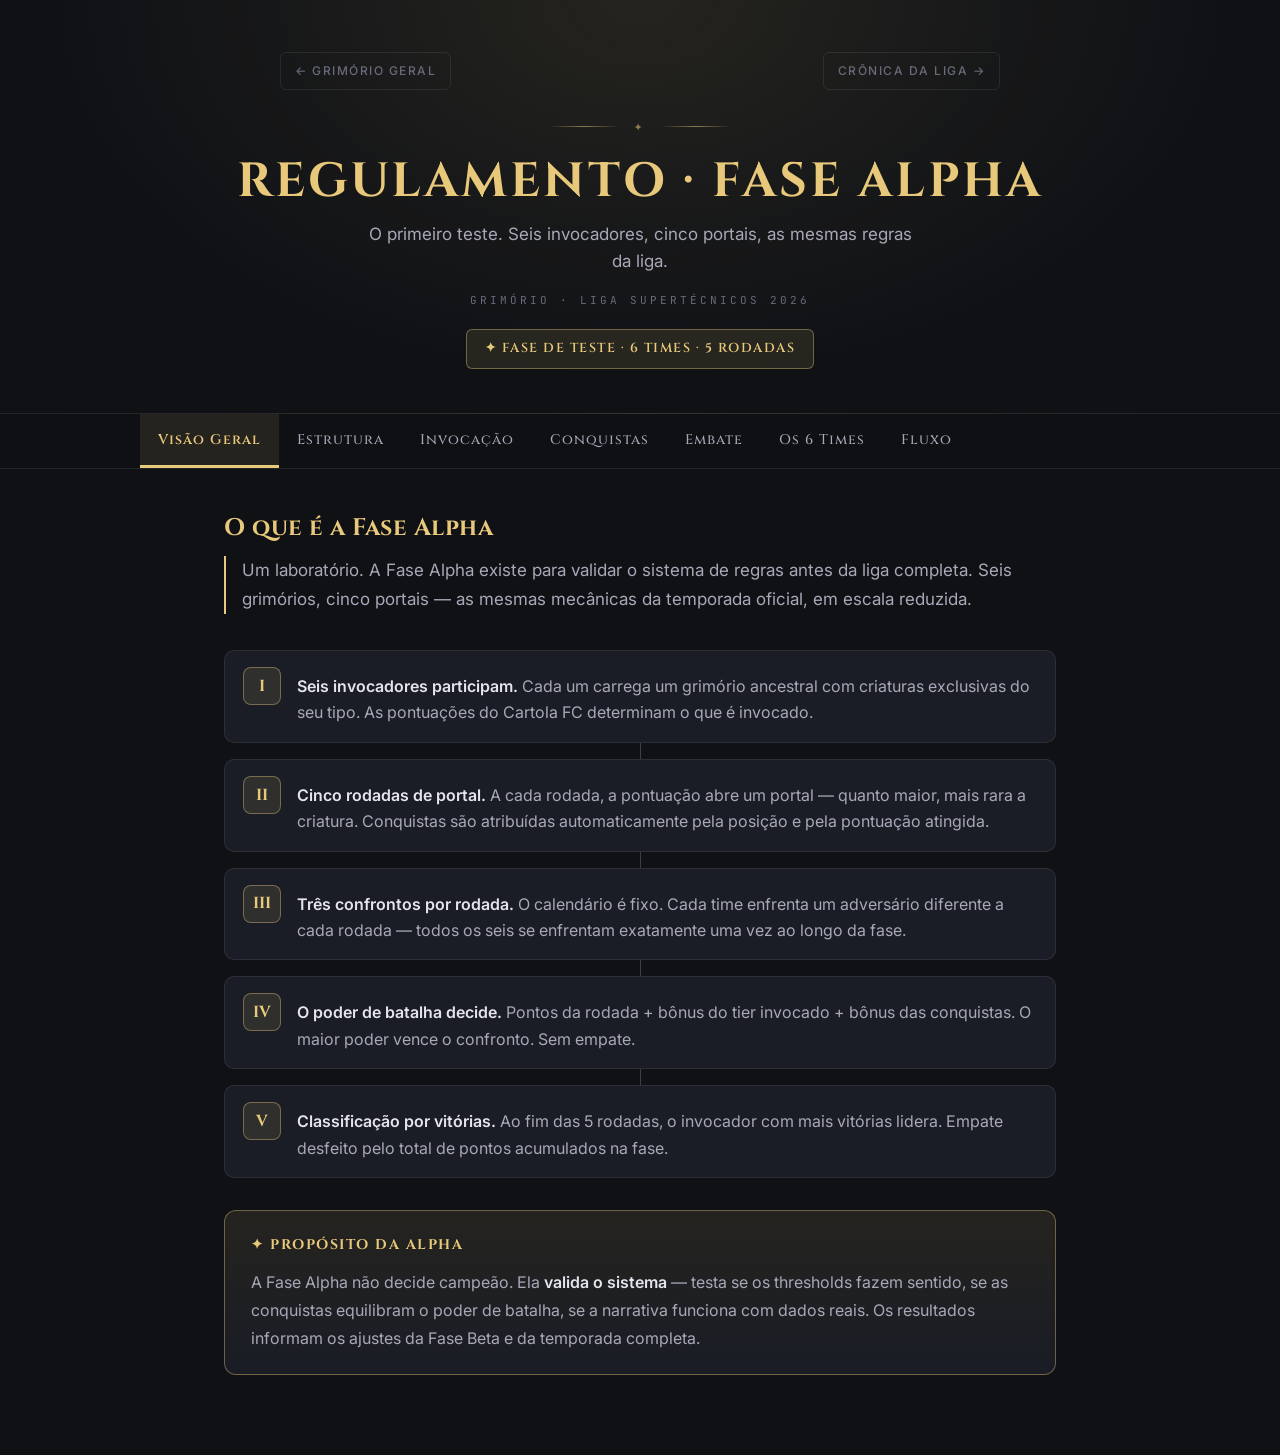
<file: regulamento-fase-alpha.html>
<!DOCTYPE html>
<html lang="pt-BR">
<head>
<meta charset="UTF-8">
<meta name="viewport" content="width=device-width, initial-scale=1.0">
<title>Regulamento · Fase Alpha · Liga Supertecnicos 2026</title>
<meta name="description" content="Regulamento oficial da Fase Alpha — Liga Supertecnicos 2026">

<link rel="preconnect" href="https://fonts.googleapis.com">
<link rel="preconnect" href="https://fonts.gstatic.com" crossorigin>
<link href="https://fonts.googleapis.com/css2?family=Cinzel:wght@500;600;700&family=Inter:wght@400;500;600;700&family=JetBrains+Mono:wght@400;500;600&display=swap" rel="stylesheet">

<style>
:root {
  --bg:           #0f1115;
  --bg-card:      #1a1d26;
  --bg-surface:   #232633;
  --bg-elevated:  #2c2f3d;

  --text-primary:   #e4e4ec;
  --text-secondary: #a8a8b8;
  --text-tertiary:  #6a6a7a;

  --border:        rgba(255, 255, 255, 0.08);
  --border-strong: rgba(255, 255, 255, 0.20);

  --accent:        #e8c87a;
  --accent-soft:   rgba(232, 200, 122, 0.10);
  --accent-strong: rgba(232, 200, 122, 0.40);

  --tier-ss:       #ff7878;
  --tier-ss-rgb:   220, 80, 80;
  --tier-s:        #f0c060;
  --tier-s-rgb:    232, 168, 80;
  --tier-a:        #c8a4e8;
  --tier-a-rgb:    160, 120, 200;
  --tier-b:        #88c0e0;
  --tier-b-rgb:    80, 140, 180;
  --tier-c:        #a0c0a0;
  --tier-c-rgb:    120, 140, 120;
}

* { margin: 0; padding: 0; box-sizing: border-box; }
body {
  background: var(--bg);
  color: var(--text-primary);
  font-family: 'Inter', system-ui, -apple-system, sans-serif;
  font-size: 16px;
  line-height: 1.65;
  min-height: 100vh;
  -webkit-font-smoothing: antialiased;
  -moz-osx-font-smoothing: grayscale;
}
::selection { background: var(--accent); color: var(--bg); }

h2 { font-family: 'Cinzel', serif; color: var(--accent); font-size: 1.4rem; font-weight: 600; letter-spacing: 1px; margin-bottom: 1rem; }
h3 { font-family: 'Cinzel', serif; color: var(--text-primary); font-size: 1.05rem; font-weight: 600; letter-spacing: .5px; margin-bottom: .6rem; }
strong { color: var(--text-primary); font-weight: 600; }
em { color: var(--text-secondary); }

/* HEADER */
.header {
  text-align: center;
  padding: 3.25rem 1.5rem 2.75rem;
  border-bottom: 1px solid var(--border);
  background: radial-gradient(ellipse at 50% 0%, var(--accent-soft) 0%, transparent 65%);
  position: relative;
}
.header-nav {
  display: flex;
  justify-content: space-between;
  max-width: 720px;
  margin: 0 auto 1.75rem;
  gap: 8px;
}
.back-link {
  font-family: 'Inter', sans-serif;
  font-size: 12px;
  font-weight: 500;
  letter-spacing: 1.5px;
  color: var(--text-tertiary);
  text-decoration: none;
  text-transform: uppercase;
  padding: 8px 14px;
  border: 1px solid var(--border);
  border-radius: 6px;
  transition: all .2s;
}
.back-link:hover {
  color: var(--accent);
  border-color: var(--accent-strong);
  background: var(--accent-soft);
}
.header-ornament {
  display: flex;
  align-items: center;
  justify-content: center;
  gap: 14px;
  margin-bottom: 1.25rem;
  color: var(--accent);
  opacity: .55;
}
.header-ornament::before, .header-ornament::after {
  content: '';
  width: 70px;
  height: 1px;
  background: linear-gradient(90deg, transparent, currentColor, transparent);
}
.header-ornament-icon { font-size: 11px; letter-spacing: 4px; }

.header h1 {
  font-family: 'Cinzel', serif;
  font-size: clamp(2rem, 6vw, 3rem);
  font-weight: 700;
  color: var(--accent);
  letter-spacing: 3px;
  line-height: 1.1;
  text-transform: uppercase;
  margin-bottom: .75rem;
}
.header-sub {
  font-size: 17px;
  color: var(--text-secondary);
  max-width: 560px;
  margin: 0 auto 1rem;
  line-height: 1.6;
}
.header-league {
  font-size: 11px;
  color: var(--text-tertiary);
  font-family: 'JetBrains Mono', monospace;
  letter-spacing: 3px;
  text-transform: uppercase;
  margin-bottom: 1.25rem;
}
.phase-badge {
  display: inline-flex;
  align-items: center;
  gap: 8px;
  font-family: 'Cinzel', serif;
  font-size: 13px;
  font-weight: 600;
  letter-spacing: 1.5px;
  color: var(--accent);
  padding: 8px 18px;
  border: 1px solid var(--accent-strong);
  border-radius: 6px;
  background: var(--accent-soft);
  text-transform: uppercase;
}

/* NAV TABS */
.nav {
  position: sticky;
  top: 0;
  z-index: 100;
  background: rgba(15, 17, 21, 0.96);
  backdrop-filter: blur(12px);
  -webkit-backdrop-filter: blur(12px);
  border-bottom: 1px solid var(--border);
  padding: 0 1rem;
  overflow-x: auto;
}
.nav::-webkit-scrollbar { height: 0; }
.nav-inner {
  display: flex;
  max-width: 1000px;
  margin: 0 auto;
  gap: 0;
}
.nav-btn {
  font-family: 'Cinzel', serif;
  font-size: 14px;
  font-weight: 500;
  letter-spacing: 1px;
  color: var(--text-secondary);
  background: none;
  border: none;
  padding: 16px 18px;
  cursor: pointer;
  white-space: nowrap;
  transition: all .2s;
  border-bottom: 3px solid transparent;
}
.nav-btn:hover {
  color: var(--text-primary);
  background: var(--accent-soft);
}
.nav-btn.active {
  color: var(--accent);
  font-weight: 600;
  background: var(--accent-soft);
  border-bottom-color: var(--accent);
}

/* CONTENT */
.content {
  max-width: 880px;
  margin: 0 auto;
  padding: 2.5rem 1.5rem 5rem;
}
.section { display: none; }
.section.active { display: block; }
.section-title {
  font-family: 'Cinzel', serif;
  font-size: 24px;
  font-weight: 700;
  color: var(--accent);
  margin-bottom: .5rem;
  letter-spacing: .5px;
}
.section-intro {
  color: var(--text-secondary);
  font-size: 17px;
  margin-bottom: 2.25rem;
  line-height: 1.7;
  border-left: 2px solid var(--accent);
  padding-left: 1rem;
}

.group-title {
  display: flex;
  align-items: center;
  gap: 14px;
  font-family: 'Cinzel', serif;
  font-size: 13px;
  font-weight: 700;
  letter-spacing: 3px;
  color: var(--text-secondary);
  margin: 2.25rem 0 1.25rem;
  text-transform: uppercase;
}
.group-title::after {
  content: '';
  flex: 1;
  height: 1px;
  background: linear-gradient(90deg, var(--border-strong), transparent);
}
.group-title:first-child { margin-top: 0; }

/* FLOW STEPS */
.flow-step {
  display: flex;
  align-items: flex-start;
  gap: 16px;
  padding: 16px 18px;
  background: var(--bg-card);
  border: 1px solid var(--border);
  border-radius: 10px;
}
.flow-num {
  width: 38px;
  height: 38px;
  flex-shrink: 0;
  background: var(--accent-soft);
  border: 1px solid var(--accent-strong);
  color: var(--accent);
  font-family: 'Cinzel', serif;
  font-size: 16px;
  font-weight: 700;
  border-radius: 8px;
  display: flex;
  align-items: center;
  justify-content: center;
}
.flow-text {
  flex: 1;
  color: var(--text-secondary);
  font-size: 16px;
  line-height: 1.65;
  padding-top: 6px;
}
.flow-connector {
  width: 1px;
  height: 16px;
  background: var(--border-strong);
  margin: 0 auto;
}

/* TOME BOX */
.tome-box {
  margin-top: 2rem;
  padding: 22px 26px;
  background: linear-gradient(180deg, var(--accent-soft) 0%, var(--bg-card) 100%);
  border: 1px solid var(--accent-strong);
  border-radius: 12px;
}
.tome-box-title {
  font-family: 'Cinzel', serif;
  font-size: 14px;
  font-weight: 700;
  color: var(--accent);
  letter-spacing: 1.5px;
  margin-bottom: 12px;
  text-transform: uppercase;
}
.tome-box-text {
  font-size: 16px;
  color: var(--text-secondary);
  line-height: 1.75;
}

/* TABLES */
.power-table {
  width: 100%;
  border-collapse: collapse;
  margin: 1rem 0;
  background: var(--bg-card);
  border: 1px solid var(--border);
  border-radius: 8px;
  overflow: hidden;
}
.power-table th {
  font-family: 'Cinzel', serif;
  font-size: 12px;
  font-weight: 600;
  letter-spacing: 1.5px;
  text-transform: uppercase;
  color: var(--text-secondary);
  background: var(--bg-surface);
  text-align: left;
  padding: 12px 16px;
  border-bottom: 1px solid var(--border);
}
.power-table td {
  padding: 12px 16px;
  border-bottom: 1px solid var(--border);
  color: var(--text-secondary);
  font-size: 15px;
}
.power-table tr:last-child td { border-bottom: none; }
.power-table tr:hover td { background: var(--bg-surface); }

/* ROUND ROW */
.round-row {
  display: flex;
  align-items: center;
  gap: 16px;
  padding: 14px 18px;
  background: var(--bg-card);
  border: 1px solid var(--border);
  border-radius: 8px;
  margin-bottom: 10px;
  flex-wrap: wrap;
}
.rr-num {
  font-family: 'Cinzel', serif;
  font-size: 14px;
  font-weight: 700;
  color: var(--accent);
  letter-spacing: 1.5px;
  min-width: 90px;
  text-transform: uppercase;
}
.rr-confs {
  display: flex;
  flex-wrap: wrap;
  gap: 8px;
  flex: 1;
}
.conf-pill {
  font-family: 'JetBrains Mono', monospace;
  font-size: 12px;
  font-weight: 500;
  color: var(--text-secondary);
  padding: 5px 11px;
  background: var(--bg-surface);
  border: 1px solid var(--border-strong);
  border-radius: 4px;
  letter-spacing: .3px;
}

/* TIER ROWS */
.tier-row {
  display: flex;
  align-items: center;
  gap: 16px;
  padding: 14px 18px;
  background: var(--bg-card);
  border: 1px solid var(--border);
  border-radius: 10px;
  margin-bottom: 10px;
}
.tier-badge {
  width: 48px;
  height: 48px;
  display: flex;
  align-items: center;
  justify-content: center;
  border-radius: 8px;
  font-family: 'Cinzel', serif;
  font-size: 18px;
  font-weight: 700;
  border: 1.5px solid;
  letter-spacing: .5px;
  flex-shrink: 0;
}
.tier-info { flex: 1; }
.tier-name {
  font-family: 'Cinzel', serif;
  font-size: 17px;
  font-weight: 600;
  margin-bottom: 3px;
}
.tier-desc {
  font-size: 14px;
  color: var(--text-secondary);
  line-height: 1.5;
}
.tier-pts {
  font-family: 'JetBrains Mono', monospace;
  font-size: 13px;
  font-weight: 600;
  letter-spacing: .5px;
  flex-shrink: 0;
  text-align: right;
}

/* CQ ROWS */
.cq-row {
  display: flex;
  align-items: center;
  gap: 16px;
  padding: 16px 18px;
  border: 1px solid;
  border-radius: 10px;
  margin-bottom: 10px;
}
.cq-icon {
  width: 50px;
  height: 50px;
  display: flex;
  align-items: center;
  justify-content: center;
  border-radius: 10px;
  font-size: 24px;
  border: 1.5px solid;
  flex-shrink: 0;
}
.cq-info { flex: 1; }
.cq-name {
  font-family: 'Cinzel', serif;
  font-size: 18px;
  font-weight: 700;
  margin-bottom: 3px;
}
.cq-desc {
  font-size: 14px;
  color: var(--text-secondary);
  line-height: 1.55;
}
.cq-pts {
  font-family: 'JetBrains Mono', monospace;
  font-size: 14px;
  font-weight: 700;
  flex-shrink: 0;
}

/* SS SECRET CARDS */
.ss-secret-card {
  display: flex;
  align-items: flex-start;
  gap: 14px;
  padding: 16px 18px;
  background: linear-gradient(180deg, rgba(var(--tier-ss-rgb), .08) 0%, var(--bg-card) 100%);
  border: 1px solid rgba(var(--tier-ss-rgb), .35);
  border-left: 3px solid var(--tier-ss);
  border-radius: 8px;
  margin-bottom: 10px;
}
.ss-secret-sigil { font-size: 24px; flex-shrink: 0; margin-top: 2px; }
.ss-secret-info { flex: 1; }
.ss-secret-title {
  font-family: 'Cinzel', serif;
  font-size: 14px;
  font-weight: 700;
  color: var(--tier-ss);
  margin-bottom: 5px;
  letter-spacing: .5px;
}
.ss-secret-cond {
  font-size: 15px;
  color: var(--text-secondary);
  line-height: 1.6;
}

/* TEAM CARDS */
.team-card {
  background: var(--bg-card);
  border: 1px solid var(--border);
  border-radius: 10px;
  margin-bottom: 10px;
  overflow: hidden;
  cursor: pointer;
  transition: border-color .25s;
}
.team-card:hover { border-color: var(--border-strong); }
.team-card.expanded { border-color: var(--accent-strong); }
.team-header {
  display: flex;
  align-items: center;
  gap: 16px;
  padding: 16px 20px;
}
.team-sigil {
  font-size: 28px;
  filter: drop-shadow(0 0 12px var(--accent-soft));
  flex-shrink: 0;
}
.team-name {
  font-family: 'Cinzel', serif;
  font-size: 18px;
  font-weight: 600;
  color: var(--text-primary);
  letter-spacing: .5px;
}
.team-type {
  font-size: 13px;
  color: var(--text-secondary);
  margin-top: 2px;
}
.team-toggle {
  color: var(--text-tertiary);
  transition: transform .25s;
}
.team-card.expanded .team-toggle { transform: rotate(180deg); }
.team-body {
  display: none;
  padding: 0 20px 18px;
  border-top: 1px solid var(--border);
}
.team-card.expanded .team-body { display: block; padding-top: 14px; }
.creature-row {
  display: flex;
  gap: 12px;
  padding: 8px 0;
  align-items: flex-start;
  border-bottom: 1px solid var(--border);
}
.creature-row:last-child { border-bottom: none; }
.creature-tier-tag {
  font-family: 'Cinzel', serif;
  font-size: 12px;
  font-weight: 700;
  padding: 4px 10px;
  border-radius: 4px;
  letter-spacing: .5px;
  flex-shrink: 0;
  min-width: 36px;
  text-align: center;
}
.creature-names {
  font-size: 14px;
  color: var(--text-secondary);
  line-height: 1.55;
  flex: 1;
}

/* NOTES */
.note {
  padding: 16px 20px;
  background: var(--bg-card);
  border: 1px solid var(--border);
  border-left: 3px solid var(--accent);
  border-radius: 0 8px 8px 0;
  font-size: 16px;
  color: var(--text-secondary);
  line-height: 1.7;
  margin: 1rem 0;
}

/* RESPONSIVE */
@media (max-width: 600px) {
  .header { padding: 2rem 1rem 1.75rem; }
  .header h1 { font-size: 1.75rem; letter-spacing: 2px; }
  .header-nav { flex-direction: column; }
  .content { padding: 1.5rem 1rem 3rem; }
  .nav-btn { padding: 13px 14px; font-size: 12px; letter-spacing: .8px; }
  .round-row { flex-direction: column; align-items: flex-start; gap: 8px; }
  .tier-row, .cq-row { flex-wrap: wrap; }
  .tier-pts, .cq-pts { width: 100%; text-align: left; padding-top: 4px; }
  .power-table th, .power-table td { padding: 10px 12px; font-size: 13px; }
}
</style>
</head>
<body>

<div class="header">
  <div class="header-nav">
    <a href="index.html" class="back-link">← Grimório Geral</a>
    <a href="cronica-alpha.html" class="back-link">Crônica da Liga →</a>
  </div>
  <div class="header-ornament">
    <span class="header-ornament-icon">✦</span>
  </div>
  <h1>Regulamento · Fase Alpha</h1>
  <div class="header-sub">O primeiro teste. Seis invocadores, cinco portais, as mesmas regras da liga.</div>
  <div class="header-league">Grimório · Liga Supertécnicos 2026</div>
  <div class="phase-badge">✦ Fase de Teste · 6 Times · 5 Rodadas</div>
</div>

<nav class="nav">
  <div class="nav-inner">
    <button class="nav-btn active" onclick="show('visao',this)">Visão Geral</button>
    <button class="nav-btn" onclick="show('estrutura',this)">Estrutura</button>
    <button class="nav-btn" onclick="show('invocacao',this)">Invocação</button>
    <button class="nav-btn" onclick="show('conquistas',this)">Conquistas</button>
    <button class="nav-btn" onclick="show('embate',this)">Embate</button>
    <button class="nav-btn" onclick="show('times',this)">Os 6 Times</button>
    <button class="nav-btn" onclick="show('fluxo',this)">Fluxo</button>
  </div>
</nav>

<div class="content">

<!-- ═══ VISÃO GERAL ═══ -->
<div class="section active" id="s-visao">
  <div class="section-title">O que é a Fase Alpha</div>
  <div class="section-intro">Um laboratório. A Fase Alpha existe para validar o sistema de regras antes da liga completa. Seis grimórios, cinco portais — as mesmas mecânicas da temporada oficial, em escala reduzida.</div>

  <div class="flow-step"><div class="flow-num">I</div><div class="flow-text"><strong>Seis invocadores participam.</strong> Cada um carrega um grimório ancestral com criaturas exclusivas do seu tipo. As pontuações do Cartola FC determinam o que é invocado.</div></div>
  <div class="flow-connector"></div>
  <div class="flow-step"><div class="flow-num">II</div><div class="flow-text"><strong>Cinco rodadas de portal.</strong> A cada rodada, a pontuação abre um portal — quanto maior, mais rara a criatura. Conquistas são atribuídas automaticamente pela posição e pela pontuação atingida.</div></div>
  <div class="flow-connector"></div>
  <div class="flow-step"><div class="flow-num">III</div><div class="flow-text"><strong>Três confrontos por rodada.</strong> O calendário é fixo. Cada time enfrenta um adversário diferente a cada rodada — todos os seis se enfrentam exatamente uma vez ao longo da fase.</div></div>
  <div class="flow-connector"></div>
  <div class="flow-step"><div class="flow-num">IV</div><div class="flow-text"><strong>O poder de batalha decide.</strong> Pontos da rodada + bônus do tier invocado + bônus das conquistas. O maior poder vence o confronto. Sem empate.</div></div>
  <div class="flow-connector"></div>
  <div class="flow-step"><div class="flow-num">V</div><div class="flow-text"><strong>Classificação por vitórias.</strong> Ao fim das 5 rodadas, o invocador com mais vitórias lidera. Empate desfeito pelo total de pontos acumulados na fase.</div></div>

  <div class="tome-box">
    <div class="tome-box-title">✦ Propósito da Alpha</div>
    <div class="tome-box-text">A Fase Alpha não decide campeão. Ela <strong>valida o sistema</strong> — testa se os thresholds fazem sentido, se as conquistas equilibram o poder de batalha, se a narrativa funciona com dados reais. Os resultados informam os ajustes da Fase Beta e da temporada completa.</div>
  </div>
</div>

<!-- ═══ ESTRUTURA ═══ -->
<div class="section" id="s-estrutura">
  <div class="section-title">Estrutura da Fase</div>
  <div class="section-intro">Seis times, cinco rodadas, quinze confrontos. Cada par se enfrenta exatamente uma vez.</div>

  <div class="group-title">Parâmetros</div>
  <table class="power-table">
    <thead><tr><th>Parâmetro</th><th>Valor</th><th>Nota</th></tr></thead>
    <tbody>
      <tr><td>Times</td><td><strong>6</strong></td><td>Ironverdict, Icebergteam, Andorinha, CEEC, Varelitas, Lobonegro</td></tr>
      <tr><td>Rodadas</td><td><strong>5</strong></td><td>Rodadas 1–5 do Cartola FC 2026</td></tr>
      <tr><td>Confrontos por rodada</td><td><strong>3</strong></td><td>Todos os 6 times jogam em cada rodada</td></tr>
      <tr><td>Total de confrontos</td><td><strong>15</strong></td><td>Cada par se enfrenta exatamente 1 vez</td></tr>
      <tr><td>Critério de vitória</td><td><strong>Maior PB</strong></td><td>Pontos + tier + conquistas</td></tr>
      <tr><td>Desempate</td><td><strong>Total de pontos</strong></td><td>Soma das pontuações do Cartola nas 5 rodadas</td></tr>
    </tbody>
  </table>

  <div class="group-title">Calendário de confrontos</div>

  <div class="round-row">
    <div class="rr-num">Rodada 1</div>
    <div class="rr-confs">
      <span class="conf-pill">Ironverdict × Lobonegro</span>
      <span class="conf-pill">Icebergteam × Varelitas</span>
      <span class="conf-pill">CEEC × Andorinha</span>
    </div>
  </div>
  <div class="round-row">
    <div class="rr-num">Rodada 2</div>
    <div class="rr-confs">
      <span class="conf-pill">Ironverdict × Andorinha</span>
      <span class="conf-pill">Icebergteam × CEEC</span>
      <span class="conf-pill">Varelitas × Lobonegro</span>
    </div>
  </div>
  <div class="round-row">
    <div class="rr-num">Rodada 3</div>
    <div class="rr-confs">
      <span class="conf-pill">Ironverdict × CEEC</span>
      <span class="conf-pill">Icebergteam × Lobonegro</span>
      <span class="conf-pill">Andorinha × Varelitas</span>
    </div>
  </div>
  <div class="round-row">
    <div class="rr-num">Rodada 4</div>
    <div class="rr-confs">
      <span class="conf-pill">Ironverdict × Varelitas</span>
      <span class="conf-pill">CEEC × Lobonegro</span>
      <span class="conf-pill">Icebergteam × Andorinha</span>
    </div>
  </div>
  <div class="round-row">
    <div class="rr-num">Rodada 5</div>
    <div class="rr-confs">
      <span class="conf-pill">Ironverdict × Icebergteam</span>
      <span class="conf-pill">CEEC × Varelitas</span>
      <span class="conf-pill">Andorinha × Lobonegro</span>
    </div>
  </div>

  <div class="note"><strong>Distribuição perfeita:</strong> cada time disputa exatamente 5 confrontos em 5 rodadas — um por rodada, contra adversários diferentes. Nenhum time fica em repouso.</div>
</div>

<!-- ═══ INVOCAÇÃO ═══ -->
<div class="section" id="s-invocacao">
  <div class="section-title">Portais de Invocação</div>
  <div class="section-intro">A pontuação do Cartola FC determina qual portal se abre. A criatura invocada é do tipo exclusivo do time — não há mistura entre grimórios.</div>

  <div class="group-title">Thresholds de invocação</div>

  <div class="tier-row">
    <div class="tier-badge" style="color:var(--tier-c);border-color:rgba(var(--tier-c-rgb),.5);background:rgba(var(--tier-c-rgb),.10);">C</div>
    <div class="tier-info"><div class="tier-name" style="color:var(--tier-c);">Comum</div><div class="tier-desc">O portal mínimo. A criatura mais acessível do grimório responde ao chamado.</div></div>
    <div class="tier-pts" style="color:var(--tier-c);">≥ 50 pts</div>
  </div>
  <div class="tier-row">
    <div class="tier-badge" style="color:var(--tier-b);border-color:rgba(var(--tier-b-rgb),.5);background:rgba(var(--tier-b-rgb),.10);">B</div>
    <div class="tier-info"><div class="tier-name" style="color:var(--tier-b);">Incomum</div><div class="tier-desc">Uma boa rodada abre este portal. A criatura ganha poder e presença.</div></div>
    <div class="tier-pts" style="color:var(--tier-b);">≥ 75 pts</div>
  </div>
  <div class="tier-row">
    <div class="tier-badge" style="color:var(--tier-a);border-color:rgba(var(--tier-a-rgb),.5);background:rgba(var(--tier-a-rgb),.10);">A</div>
    <div class="tier-info"><div class="tier-name" style="color:var(--tier-a);">Raro</div><div class="tier-desc">Uma rodada forte. Poucos invocadores chegam aqui. O portal é profundo e exigente.</div></div>
    <div class="tier-pts" style="color:var(--tier-a);">≥ 90 pts</div>
  </div>
  <div class="tier-row">
    <div class="tier-badge" style="color:var(--tier-s);border-color:rgba(var(--tier-s-rgb),.5);background:rgba(var(--tier-s-rgb),.10);">S</div>
    <div class="tier-info"><div class="tier-name" style="color:var(--tier-s);">Épico</div><div class="tier-desc">Pontuação excepcional <em>e</em> conquista obrigatória. Sem o ritual, o portal fecha em A.</div></div>
    <div class="tier-pts" style="color:var(--tier-s);">≥ 100 pts + conquista</div>
  </div>
  <div class="tier-row">
    <div class="tier-badge" style="color:var(--tier-ss);border-color:rgba(var(--tier-ss-rgb),.5);background:rgba(var(--tier-ss-rgb),.10);">SS</div>
    <div class="tier-info"><div class="tier-name" style="color:var(--tier-ss);">Lendário</div><div class="tier-desc">O portal do caos. Exige pontuação absurda <em>e</em> Soberano obrigatório. Sem o 1º lugar, nem 115 pts bastam.</div></div>
    <div class="tier-pts" style="color:var(--tier-ss);">≥ 115 pts + Soberano</div>
  </div>

  <div class="note"><strong>Sem invocação:</strong> pontuação abaixo de 50 pts — o grimório permanece fechado naquela rodada. O time não invoca criatura e entra no confronto sem poder de tier.</div>

  <div class="group-title">Bônus de tier no poder de batalha</div>
  <table class="power-table">
    <thead><tr><th>Tier</th><th>Bônus PB</th><th>Exemplo: 85 pts na rodada</th></tr></thead>
    <tbody>
      <tr><td style="color:var(--tier-c);font-family:'JetBrains Mono',monospace;font-weight:700">C</td><td><strong>+0</strong></td><td>85 + 0 = 85 PB</td></tr>
      <tr><td style="color:var(--tier-b);font-family:'JetBrains Mono',monospace;font-weight:700">B</td><td><strong>+3</strong></td><td>85 + 3 = 88 PB</td></tr>
      <tr><td style="color:var(--tier-a);font-family:'JetBrains Mono',monospace;font-weight:700">A</td><td><strong>+6</strong></td><td>85 + 6 = 91 PB</td></tr>
      <tr><td style="color:var(--tier-s);font-family:'JetBrains Mono',monospace;font-weight:700">S</td><td><strong>+10</strong></td><td>85 + 10 = 95 PB</td></tr>
      <tr><td style="color:var(--tier-ss);font-family:'JetBrains Mono',monospace;font-weight:700">SS</td><td><strong>+15</strong></td><td>85 + 15 = 100 PB</td></tr>
    </tbody>
  </table>
</div>

<!-- ═══ CONQUISTAS ═══ -->
<div class="section" id="s-conquistas">
  <div class="section-title">Conquistas</div>
  <div class="section-intro">Atribuídas automaticamente a cada rodada. Somam poder de batalha e são o único caminho para invocar criaturas S e SS.</div>

  <div class="group-title">As três conquistas da Alpha</div>

  <div class="cq-row" style="border-color:rgba(var(--tier-s-rgb),.3);background:rgba(var(--tier-s-rgb),.05);">
    <div class="cq-icon" style="color:var(--tier-s);border-color:rgba(var(--tier-s-rgb),.4);background:rgba(var(--tier-s-rgb),.10);">👑</div>
    <div class="cq-info"><div class="cq-name" style="color:var(--tier-s);">Soberano</div><div class="cq-desc">Concedido ao time com <strong>maior pontuação na rodada</strong> — o 1º lugar entre os 6. Um único Soberano por rodada. Obrigatório para invocar criatura SS. Ranking calculado apenas entre os 6 times da Alpha.</div></div>
    <div class="cq-pts" style="color:var(--tier-s);">+20 PB</div>
  </div>
  <div class="cq-row" style="border-color:rgba(var(--tier-b-rgb),.3);background:rgba(var(--tier-b-rgb),.04);">
    <div class="cq-icon" style="color:var(--tier-b);border-color:rgba(var(--tier-b-rgb),.4);background:rgba(var(--tier-b-rgb),.10);">🥇</div>
    <div class="cq-info"><div class="cq-name" style="color:var(--tier-b);">Arauto</div><div class="cq-desc">Concedido aos times em <strong>2º e 3º lugar</strong> na rodada. Dois Arautos por rodada.</div></div>
    <div class="cq-pts" style="color:var(--tier-b);">+15 PB</div>
  </div>
  <div class="cq-row" style="border-color:rgba(var(--tier-a-rgb),.3);background:rgba(var(--tier-a-rgb),.04);">
    <div class="cq-icon" style="color:var(--tier-a);border-color:rgba(var(--tier-a-rgb),.4);background:rgba(var(--tier-a-rgb),.10);">💀</div>
    <div class="cq-info"><div class="cq-name" style="color:var(--tier-a);">Despertar</div><div class="cq-desc">Concedido a <strong>qualquer time que pontuar ≥ 80 pts</strong>. Múltiplos por rodada. Obrigatório para invocar criatura S. O bônus escala com a intensidade da pontuação.</div></div>
    <div class="cq-pts" style="color:var(--tier-a);">+10 PB base</div>
  </div>

  <div class="group-title">Despertar — escala por intensidade</div>
  <table class="power-table">
    <thead><tr><th>Pontuação</th><th>Bônus base</th><th>Bônus extra</th><th>Total ao PB</th></tr></thead>
    <tbody>
      <tr><td>≥ 80 pts</td><td>+10</td><td>—</td><td><strong style="color:var(--tier-a)">+10 PB</strong></td></tr>
      <tr><td>≥ 90 pts</td><td>+10</td><td>+8</td><td><strong style="color:var(--tier-a)">+18 PB</strong></td></tr>
      <tr><td>≥ 100 pts</td><td>+10</td><td>+16</td><td><strong style="color:var(--tier-s)">+26 PB</strong></td></tr>
      <tr><td>≥ 110 pts</td><td>+10</td><td>+28</td><td><strong style="color:var(--tier-ss)">+38 PB</strong></td></tr>
    </tbody>
  </table>

  <div class="group-title">Portais S e SS — conquista obrigatória</div>
  <div class="note" style="border-left-color:var(--tier-s);">
    <strong style="color:var(--tier-s)">Portal S (≥ 100 pts):</strong> exige <strong>Soberano</strong> ou <strong>Despertar</strong> na mesma rodada. Sem conquista, o portal fecha em tier A.
  </div>
  <div class="note" style="border-left-color:var(--tier-ss);">
    <strong style="color:var(--tier-ss)">Portal SS (≥ 115 pts):</strong> exige <strong>Soberano obrigatório</strong>. Apenas o 1º lugar pode convocar uma entidade lendária. 115 pts sem Soberano fecha em S.
  </div>

  <div class="group-title">SS Secreto — O Portal Oculto</div>
  <div class="note" style="border-left-color:var(--tier-ss);margin-bottom:1.5rem;">
    Cada grimório possui uma segunda criatura SS — o <strong style="color:var(--tier-ss)">SS Secreto</strong>. Ela não obedece ao limiar de 115 pts. Em vez disso, responde a uma condição única, narrativa e exclusiva daquele time. Quando a condição é cumprida, o portal se abre independentemente da pontuação ou de conquistas.
  </div>

  <div class="ss-secret-card"><div class="ss-secret-sigil">⚙</div><div class="ss-secret-info"><div class="ss-secret-title">Ironverdict — Pyrethiel, Chama Divina</div><div class="ss-secret-cond">Vencer <strong>3 dos 5 confrontos</strong> ao longo da fase. A máquina não precisa de um momento — precisa de marcha contínua.</div></div></div>
  <div class="ss-secret-card"><div class="ss-secret-sigil">❄</div><div class="ss-secret-info"><div class="ss-secret-title">Icebergteam — Aerok, Sentinela das Alturas</div><div class="ss-secret-cond">Pontuar <strong>≥ 95 pts em qualquer rodada</strong>. O leviatã não precisa de sequência — apenas emergir uma vez das profundezas.</div></div></div>
  <div class="ss-secret-card"><div class="ss-secret-sigil">🦅</div><div class="ss-secret-info"><div class="ss-secret-title">Andorinha — Ikar, Senhor das Nuvens</div><div class="ss-secret-cond">Pontuar <strong>≥ 80 pts em 3 das 5 rodadas</strong>. A ave ancestral não demonstra poder num voo — demonstra num padrão.</div></div></div>
  <div class="ss-secret-card"><div class="ss-secret-sigil">🏔</div><div class="ss-secret-info"><div class="ss-secret-title">CEEC — Aurelon, Dragão Ancião</div><div class="ss-secret-cond">Ter a <strong>maior pontuação da liga em 2 rodadas distintas</strong>. O colosso do Norte não se ergue uma vez — ele domina o horizonte.</div></div></div>
  <div class="ss-secret-card"><div class="ss-secret-sigil">🐺</div><div class="ss-secret-info"><div class="ss-secret-title">Varelitas — Oakenheart, Ancestral da Floresta</div><div class="ss-secret-cond">Vencer um confronto com <strong>margem ≥ 15 pontos de PB</strong>. O bando não apenas vence — devora.</div></div></div>
  <div class="ss-secret-card"><div class="ss-secret-sigil">🌑</div><div class="ss-secret-info"><div class="ss-secret-title">Lobonegro — Valdrek, o Senhor Sombrio</div><div class="ss-secret-cond">Vencer um confronto <strong>pontuando abaixo de 70 pts</strong>. A sombra não precisa brilhar — apenas sobreviver quando os outros caem mais fundo.</div></div></div>

  <div class="tome-box">
    <div class="tome-box-title">✦ Exemplo completo de cálculo</div>
    <div class="tome-box-text">
      Andorinha pontua <strong>103.45 pts</strong> e termina em 1º lugar na rodada.<br>
      Conquistas: <strong>Soberano (+20 PB)</strong> + <strong>Despertar ≥ 100 pts (+26 PB)</strong>.<br>
      Tier invocado: <strong>S</strong> — ≥ 100 pts com Soberano ✓<br>
      Poder de batalha: 103.45 + 10 (tier S) + 20 + 26 = <strong>159.45 PB</strong>.
    </div>
  </div>
</div>

<!-- ═══ EMBATE ═══ -->
<div class="section" id="s-embate">
  <div class="section-title">O Embate</div>
  <div class="section-intro">Cada rodada resolve três confrontos simultaneamente. O calendário é fixo — não há sorteio, não há escolha.</div>

  <div class="group-title">Fórmula do poder de batalha</div>
  <div class="flow-step"><div class="flow-num">◈</div><div class="flow-text"><strong>PB = Pontos do Cartola</strong> + bônus do tier invocado + bônus das conquistas obtidas na rodada.</div></div>
  <div class="flow-connector"></div>
  <div class="flow-step"><div class="flow-num">◈</div><div class="flow-text"><strong>O time com maior PB vence o confronto.</strong> Vitória registrada no grimório. Nenhuma punição ao perdedor — cada rodada é independente.</div></div>
  <div class="flow-connector"></div>
  <div class="flow-step"><div class="flow-num">◈</div><div class="flow-text"><strong>Time sem invocação</strong> (abaixo de 50 pts) entra no confronto apenas com seus pontos brutos — sem bônus de tier, sem bônus de conquista.</div></div>

  <div class="group-title">Desempate</div>
  <div class="note"><strong>PB igual:</strong> o time com maior pontuação bruta do Cartola vence. Se ainda igual, o time com mais vitórias acumuladas na fase vence.</div>

  <div class="group-title">Classificação final</div>
  <table class="power-table">
    <thead><tr><th>Critério</th><th>Ordem</th></tr></thead>
    <tbody>
      <tr><td>Vitórias acumuladas</td><td>Primário</td></tr>
      <tr><td>Total de pontos Cartola na fase</td><td>Desempate 1</td></tr>
      <tr><td>Maior PB em um único confronto</td><td>Desempate 2</td></tr>
    </tbody>
  </table>
</div>

<!-- ═══ OS 6 TIMES ═══ -->
<div class="section" id="s-times">
  <div class="section-title">Os Seis Grimórios</div>
  <div class="section-intro">Cada time possui um tipo ancestral exclusivo. Todas as criaturas invocadas emergem apenas desse tipo — não há mistura entre grimórios.</div>

  <div class="team-card" onclick="toggleTeam(this)">
    <div class="team-header">
      <div class="team-sigil">⚙</div>
      <div style="flex:1;"><div class="team-name">Ironverdict</div><div class="team-type">Máquinas de Guerra · Ferrathis</div></div>
      <div class="team-toggle">▾</div>
    </div>
    <div class="team-body">
      <div class="creature-row"><span class="creature-tier-tag" style="background:rgba(var(--tier-c-rgb),.15);color:var(--tier-c);">C</span><span class="creature-names">Sir Aldric, o Penitente · Iryon, Joelho Firme · Elyse, Véu Turquesa · Toryn, o Sacerdote Rúnico · Varkhan, Portador do Fogo Rúnico</span></div>
      <div class="creature-row"><span class="creature-tier-tag" style="background:rgba(var(--tier-b-rgb),.15);color:var(--tier-b);">B</span><span class="creature-names">Morethar, o Coroado em Cinzas · Vareth, o Caído · Solaron, Leão do Sol · Varmoth, Ancião Pétreo · Brenna, a Chama Ruiva · Kaelmar, o Juramentado</span></div>
      <div class="creature-row"><span class="creature-tier-tag" style="background:rgba(var(--tier-a-rgb),.15);color:var(--tier-a);">A</span><span class="creature-names">Seraphiel, o Alvo · Auraviel, o Solar · Mirella, Lâmina da Alvorada · Thyra, Escudo Dourado</span></div>
      <div class="creature-row"><span class="creature-tier-tag" style="background:rgba(var(--tier-s-rgb),.15);color:var(--tier-s);">S</span><span class="creature-names">Solarion, Arcanjo do Alvorecer · Morveth, o Apóstata · Rhyana, Guerreira Eterna</span></div>
      <div class="creature-row"><span class="creature-tier-tag" style="background:rgba(var(--tier-ss-rgb),.15);color:var(--tier-ss);">SS</span><span class="creature-names"><strong>Aeloros, Leão da Montanha Sagrada · Pyrethiel, Chama Divina</strong></span></div>
    </div>
  </div>

  <div class="team-card" onclick="toggleTeam(this)">
    <div class="team-header">
      <div class="team-sigil">❄</div>
      <div style="flex:1;"><div class="team-name">Icebergteam</div><div class="team-type">Bestas do Ártico · Kelvrak</div></div>
      <div class="team-toggle">▾</div>
    </div>
    <div class="team-body">
      <div class="creature-row"><span class="creature-tier-tag" style="background:rgba(var(--tier-c-rgb),.15);color:var(--tier-c);">C</span><span class="creature-names">Irukar, Leão das Neves · Bromthal, Auroque das Geleiras · Vargoth, Bruto da Neve · Kaldrak, Urso Branco · Halvar, Lâmina Gelada · Osric, Arquimago do Permafrost</span></div>
      <div class="creature-row"><span class="creature-tier-tag" style="background:rgba(var(--tier-b-rgb),.15);color:var(--tier-b);">B</span><span class="creature-names">Mordryn, Druida do Inverno · Kael'Ven, Príncipe das Tempestades · Gurroth, o Peludo · Selvyra, Rainha dos Espinhos · Thornar, Garra do Inverno</span></div>
      <div class="creature-row"><span class="creature-tier-tag" style="background:rgba(var(--tier-a-rgb),.15);color:var(--tier-a);">A</span><span class="creature-names">Vyxara, Dragão do Gelo · Kryor, Rei das Geleiras · Frosten, o Rúnico · Sylvara, Domadora de Vyxara</span></div>
      <div class="creature-row"><span class="creature-tier-tag" style="background:rgba(var(--tier-s-rgb),.15);color:var(--tier-s);">S</span><span class="creature-names">Malkor, o Lich Gelado · Ithariel, Olhar de Cristal · Drav'nir, Lâmina Luminosa</span></div>
      <div class="creature-row"><span class="creature-tier-tag" style="background:rgba(var(--tier-ss-rgb),.15);color:var(--tier-ss);">SS</span><span class="creature-names"><strong>Khurgoth, Pai das Geleiras · Aerok, Sentinela das Alturas</strong></span></div>
    </div>
  </div>

  <div class="team-card" onclick="toggleTeam(this)">
    <div class="team-header">
      <div class="team-sigil">🦅</div>
      <div style="flex:1;"><div class="team-name">Andorinha</div><div class="team-type">Aves Ancestrais Alfa · Skyvara</div></div>
      <div class="team-toggle">▾</div>
    </div>
    <div class="team-body">
      <div class="creature-row"><span class="creature-tier-tag" style="background:rgba(var(--tier-c-rgb),.15);color:var(--tier-c);">C</span><span class="creature-names">Mireille, Chama Dourada · Nyssa, a Ágil · Borlin, Escudo Esmeralda · Aelra, Lança do Sol · Crestofagor, o Crestado · Aerakor, Dragão do Penhasco</span></div>
      <div class="creature-row"><span class="creature-tier-tag" style="background:rgba(var(--tier-b-rgb),.15);color:var(--tier-b);">B</span><span class="creature-names">Seraphine, Asa Prata · Lyriel, Flecha Ardente · Zyphar, Predador dos Céus · Ursyn, Guardião da Mata · Ryouren, Pétala do Leão</span></div>
      <div class="creature-row"><span class="creature-tier-tag" style="background:rgba(var(--tier-a-rgb),.15);color:var(--tier-a);">A</span><span class="creature-names">Aelsa, Domadora de Ventos · Syrelion, o Folheado · Eyrn, Rei das Tormentas · Aveline, Lâmina do Céu</span></div>
      <div class="creature-row"><span class="creature-tier-tag" style="background:rgba(var(--tier-s-rgb),.15);color:var(--tier-s);">S</span><span class="creature-names">Velorion, Arcanjo do Zéfiro · Raoul, Lâmina do Vento · Pyrrhas, Fênix da Aurora</span></div>
      <div class="creature-row"><span class="creature-tier-tag" style="background:rgba(var(--tier-ss-rgb),.15);color:var(--tier-ss);">SS</span><span class="creature-names"><strong>Sveralith, Grande Dragão · Ikar, Senhor das Nuvens</strong></span></div>
    </div>
  </div>

  <div class="team-card" onclick="toggleTeam(this)">
    <div class="team-header">
      <div class="team-sigil">🏔</div>
      <div style="flex:1;"><div class="team-name">CEEC</div><div class="team-type">Senhores do Norte · Nordheim</div></div>
      <div class="team-toggle">▾</div>
    </div>
    <div class="team-body">
      <div class="creature-row"><span class="creature-tier-tag" style="background:rgba(var(--tier-c-rgb),.15);color:var(--tier-c);">C</span><span class="creature-names">Kervan, Braço Pesado · Astrid, Lâmina do Norte · Sigrid, Véu Vermelho · Irmãos Flamejantes · Helga, a Escudeira · Oddvar, Chifre de Guerra</span></div>
      <div class="creature-row"><span class="creature-tier-tag" style="background:rgba(var(--tier-b-rgb),.15);color:var(--tier-b);">B</span><span class="creature-names">Drokgar, o Gigante · Rei Harald, Barba Antiga · Rognar, Trovão Ruivo · Skjol, o Trançado · Dregar, o Montês</span></div>
      <div class="creature-row"><span class="creature-tier-tag" style="background:rgba(var(--tier-a-rgb),.15);color:var(--tier-a);">A</span><span class="creature-names">Raugnir, Cavaleiro das Caveiras · Thorvik, Forjador de Ferro · Bjorn, Lâmina Dourada · Vael, Pétalas de Sangue</span></div>
      <div class="creature-row"><span class="creature-tier-tag" style="background:rgba(var(--tier-s-rgb),.15);color:var(--tier-s);">S</span><span class="creature-names">Vrakhul, Senhor Caído · Sir Mordek, o Renegado · Ketrakh, Golem de Ferro</span></div>
      <div class="creature-row"><span class="creature-tier-tag" style="background:rgba(var(--tier-ss-rgb),.15);color:var(--tier-ss);">SS</span><span class="creature-names"><strong>Skarngrath, o Incendiário · Aurelon, Dragão Ancião</strong></span></div>
    </div>
  </div>

  <div class="team-card" onclick="toggleTeam(this)">
    <div class="team-header">
      <div class="team-sigil">🐺</div>
      <div style="flex:1;"><div class="team-name">Varelitas</div><div class="team-type">Lobos Épicos do Bosque · Sylvorn</div></div>
      <div class="team-toggle">▾</div>
    </div>
    <div class="team-body">
      <div class="creature-row"><span class="creature-tier-tag" style="background:rgba(var(--tier-c-rgb),.15);color:var(--tier-c);">C</span><span class="creature-names">Ysraal, Serpente da Floresta · Kaelthus, o Anfíbio · Vekrath, Presas Ácidas · Fenrir Esmeralda · Korvax, Tigre do Abismo · Brongarr, Javali das Chamas</span></div>
      <div class="creature-row"><span class="creature-tier-tag" style="background:rgba(var(--tier-b-rgb),.15);color:var(--tier-b);">B</span><span class="creature-names">Pyrovak, Carneiro da Lava · Verdung, Presas Verdes · Luminar, Guardião da Mata · Kyrathos, Oráculo das Águas · Sylven, o Encapuzado</span></div>
      <div class="creature-row"><span class="creature-tier-tag" style="background:rgba(var(--tier-a-rgb),.15);color:var(--tier-a);">A</span><span class="creature-names">Velrynn, Asa de Mariposa · Gorthal, Coração de Âmbar · Mogar, Filho do Lodo · Erothan, Raiz Viva</span></div>
      <div class="creature-row"><span class="creature-tier-tag" style="background:rgba(var(--tier-s-rgb),.15);color:var(--tier-s);">S</span><span class="creature-names">Aedran, Lâmina Silvana · Virelion, Guardião do Portal · Nyvaron, Lâmina Ardil</span></div>
      <div class="creature-row"><span class="creature-tier-tag" style="background:rgba(var(--tier-ss-rgb),.15);color:var(--tier-ss);">SS</span><span class="creature-names"><strong>Lethgar, Devorador de Cidades · Oakenheart, Ancestral da Floresta</strong></span></div>
    </div>
  </div>

  <div class="team-card" onclick="toggleTeam(this)">
    <div class="team-header">
      <div class="team-sigil">🌑</div>
      <div style="flex:1;"><div class="team-name">Lobonegro</div><div class="team-type">Lobos das Sombras · Valdrek</div></div>
      <div class="team-toggle">▾</div>
    </div>
    <div class="team-body">
      <div class="creature-row"><span class="creature-tier-tag" style="background:rgba(var(--tier-c-rgb),.15);color:var(--tier-c);">C</span><span class="creature-names">Kreven, o Corvídeo · Nyss'eara, Fada Crepuscular · Shadorn, o Silente · Grib, Garra de Ferro · Arachna, Tecelã do Sangue · Vhar'kel, o Tridente</span></div>
      <div class="creature-row"><span class="creature-tier-tag" style="background:rgba(var(--tier-b-rgb),.15);color:var(--tier-b);">B</span><span class="creature-names">Vornath, Raízes Ardentes · Fangor, Garra Elétrica · Kaenra, Tigre da Lava · Vraekor, Lobo Negro · Korrok, Urso das Ruínas</span></div>
      <div class="creature-row"><span class="creature-tier-tag" style="background:rgba(var(--tier-a-rgb),.15);color:var(--tier-a);">A</span><span class="creature-names">Vraekhar, Duas Foices · Malegar, Chama Sombria · Nyxara, Lâmina Verde · Rei Morhak, Coroa de Osso</span></div>
      <div class="creature-row"><span class="creature-tier-tag" style="background:rgba(var(--tier-s-rgb),.15);color:var(--tier-s);">S</span><span class="creature-names">Zorath, Alpha do Crepúsculo · Malrik, Sentinela do Osso · Thyran, Ceifador das Almas</span></div>
      <div class="creature-row"><span class="creature-tier-tag" style="background:rgba(var(--tier-ss-rgb),.15);color:var(--tier-ss);">SS</span><span class="creature-names"><strong>Nergharoth, Serpente dos Abismos · Valdrek, o Senhor Sombrio</strong></span></div>
    </div>
  </div>

</div>

<!-- ═══ FLUXO ═══ -->
<div class="section" id="s-fluxo">
  <div class="section-title">Fluxo por Rodada</div>
  <div class="section-intro">O que acontece automaticamente após cada rodada do Cartola FC fechar.</div>

  <div class="flow-step"><div class="flow-num">1</div><div class="flow-text"><strong>Rodada fecha.</strong> Os 6 times recebem suas pontuações. O sistema registra e ordena os resultados entre os participantes da Alpha.</div></div>
  <div class="flow-connector"></div>
  <div class="flow-step"><div class="flow-num">2</div><div class="flow-text"><strong>Conquistas atribuídas.</strong> Soberano ao 1º lugar, Arauto ao 2º e 3º, Despertar a quem atingiu ≥ 80 pts. O ranking é calculado apenas entre os 6 times da Alpha.</div></div>
  <div class="flow-connector"></div>
  <div class="flow-step"><div class="flow-num">3</div><div class="flow-text"><strong>Portais de invocação abrem.</strong> Cada time verifica threshold e conquistas. Tiers C/B/A por pontuação. Tiers S e SS exigem conquista obrigatória.</div></div>
  <div class="flow-connector"></div>
  <div class="flow-step"><div class="flow-num">4</div><div class="flow-text"><strong>Poder de batalha calculado.</strong> PB = Pontos + bônus do tier + bônus das conquistas. Calculado para cada time em cada confronto da rodada.</div></div>
  <div class="flow-connector"></div>
  <div class="flow-step"><div class="flow-num">5</div><div class="flow-text"><strong>Três confrontos resolvidos.</strong> Conforme o calendário da fase — o time com maior PB vence. Vitória registrada. Nenhuma punição ao perdedor.</div></div>
  <div class="flow-connector"></div>
  <div class="flow-step"><div class="flow-num">6</div><div class="flow-text"><strong>Boletim gerado.</strong> Conquistas, criaturas invocadas, confrontos, classificação atualizada.</div></div>

  <div class="tome-box">
    <div class="tome-box-title">✦ Encerramento da Fase Alpha</div>
    <div class="tome-box-text">Após a Rodada 5, a classificação final é calculada por <strong>vitórias acumuladas</strong>. Os resultados e aprendizados da Alpha são usados para ajustar o sistema antes da Fase Beta — com 10 times, 9 rodadas e o sistema de conquistas consolidado.</div>
  </div>
</div>

</div><!-- /content -->

<script>
function show(id, btn) {
  document.querySelectorAll('.section').forEach(s => s.classList.remove('active'));
  document.querySelectorAll('.nav-btn').forEach(b => b.classList.remove('active'));
  document.getElementById('s-' + id).classList.add('active');
  btn.classList.add('active');
  window.scrollTo({ top: document.querySelector('.nav').offsetTop, behavior: 'smooth' });
}
function toggleTeam(el) { el.classList.toggle('expanded'); }
</script>
</body>
</html>
</file>
